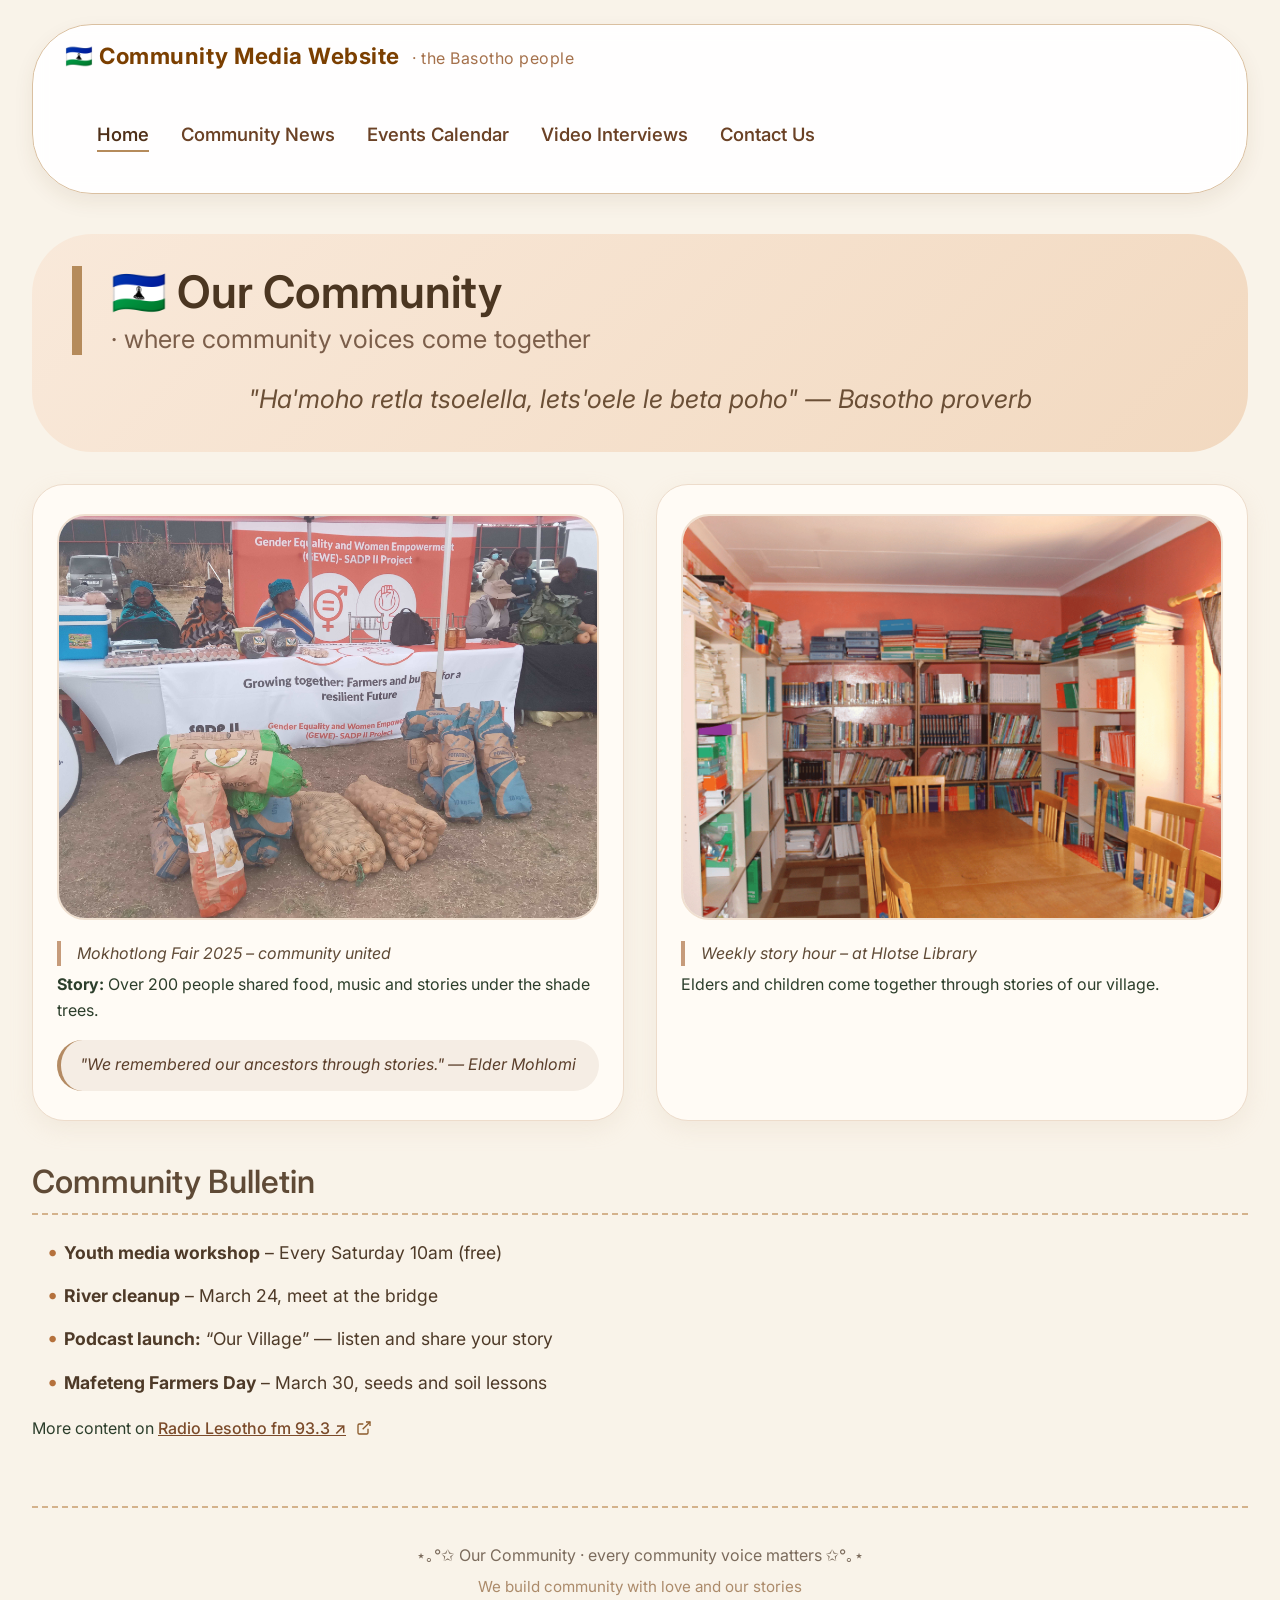
<file: index.html>
<!DOCTYPE html>
<html lang="en">
<head>
  <meta charset="UTF-8">
  <meta name="viewport" content="width=device-width, initial-scale=1.0">
  <title>🇱🇸 OUR COMMUNITY · Community Media Website</title>
  <link rel="stylesheet" href="style.css">
  <link href="https://fonts.googleapis.com/css2?family=Inter:wght@400;500;600&family=Plus+Jakarta+Sans:wght@400;500;600;700&display=swap" rel="stylesheet">
</head>
<body>
  <div class="page-wrapper">
    <nav>
      <div class="nav-brand">🇱🇸 Community Media Website<span class="sotho-tag"> · the Basotho people</span></div>
      <ul>
        <li><a href="index.html" class="active"> Home</a></li>
        <li><a href="news.html"> Community News</a></li>
        <li><a href="calendar.html"> Events Calendar</a></li>
        <li><a href="videos.html"> Video Interviews</a></li>
        <li><a href="contact.html"> Contact Us</a></li>
      </ul>
    </nav>

    <section id="home">
      <div class="hero-panel">
        <h1>🇱🇸 Our Community<span class="sotho-large"> · where community voices come together</span></h1>
        <p class="sotho-quote">"Ha'moho retla tsoelella, lets'oele le beta poho" — Basotho proverb</p>
      </div>

      <div class="grid-2col">
        <div class="card community-card">
          <img src="images/mokhotlong-fair.jpg" alt="Mokhotlong community gathering" loading="lazy">
          <div class="caption"> Mokhotlong Fair 2025 – community united</div>
          <p><strong>Story:</strong> Over 200 people shared food, music and stories under the shade trees.</p>
          <p class="sotho-voice">"We remembered our ancestors through stories." — Elder Mohlomi</p>
        </div>
        <div class="card community-card">
          <img src="images/leribe-library.png" alt="Leribe community library reading" loading="lazy">
          <div class="caption"> Weekly story hour – at Hlotse Library</div>
          <p>Elders and children come together through stories of our village.</p>
        </div>
      </div>

      <h2> Community Bulletin</h2>
      <ul class="sotho-list">
        <li><strong>Youth media workshop</strong> – Every Saturday 10am (free)</li>
        <li><strong>River cleanup</strong> – March 24, meet at the bridge</li>
        <li><strong>Podcast launch:</strong> “Our Village” — listen and share your story</li>
        <li><strong>Mafeteng Farmers Day</strong> – March 30, seeds and soil lessons</li>
      </ul>

      <p> More content on <a href="#" class="external" onclick="alert('Radio Lesotho (external link – mock)'); return false;">Radio Lesotho fm 93.3 ↗</a></p>
    </section>

    <footer>
      <p>⋆｡°✩ Our Community · every community voice matters ✩°｡⋆</p>
      <p class="sotho-footer">We build community with love and our stories</p>
    </footer>
  </div>
</body>
</html>
</file>
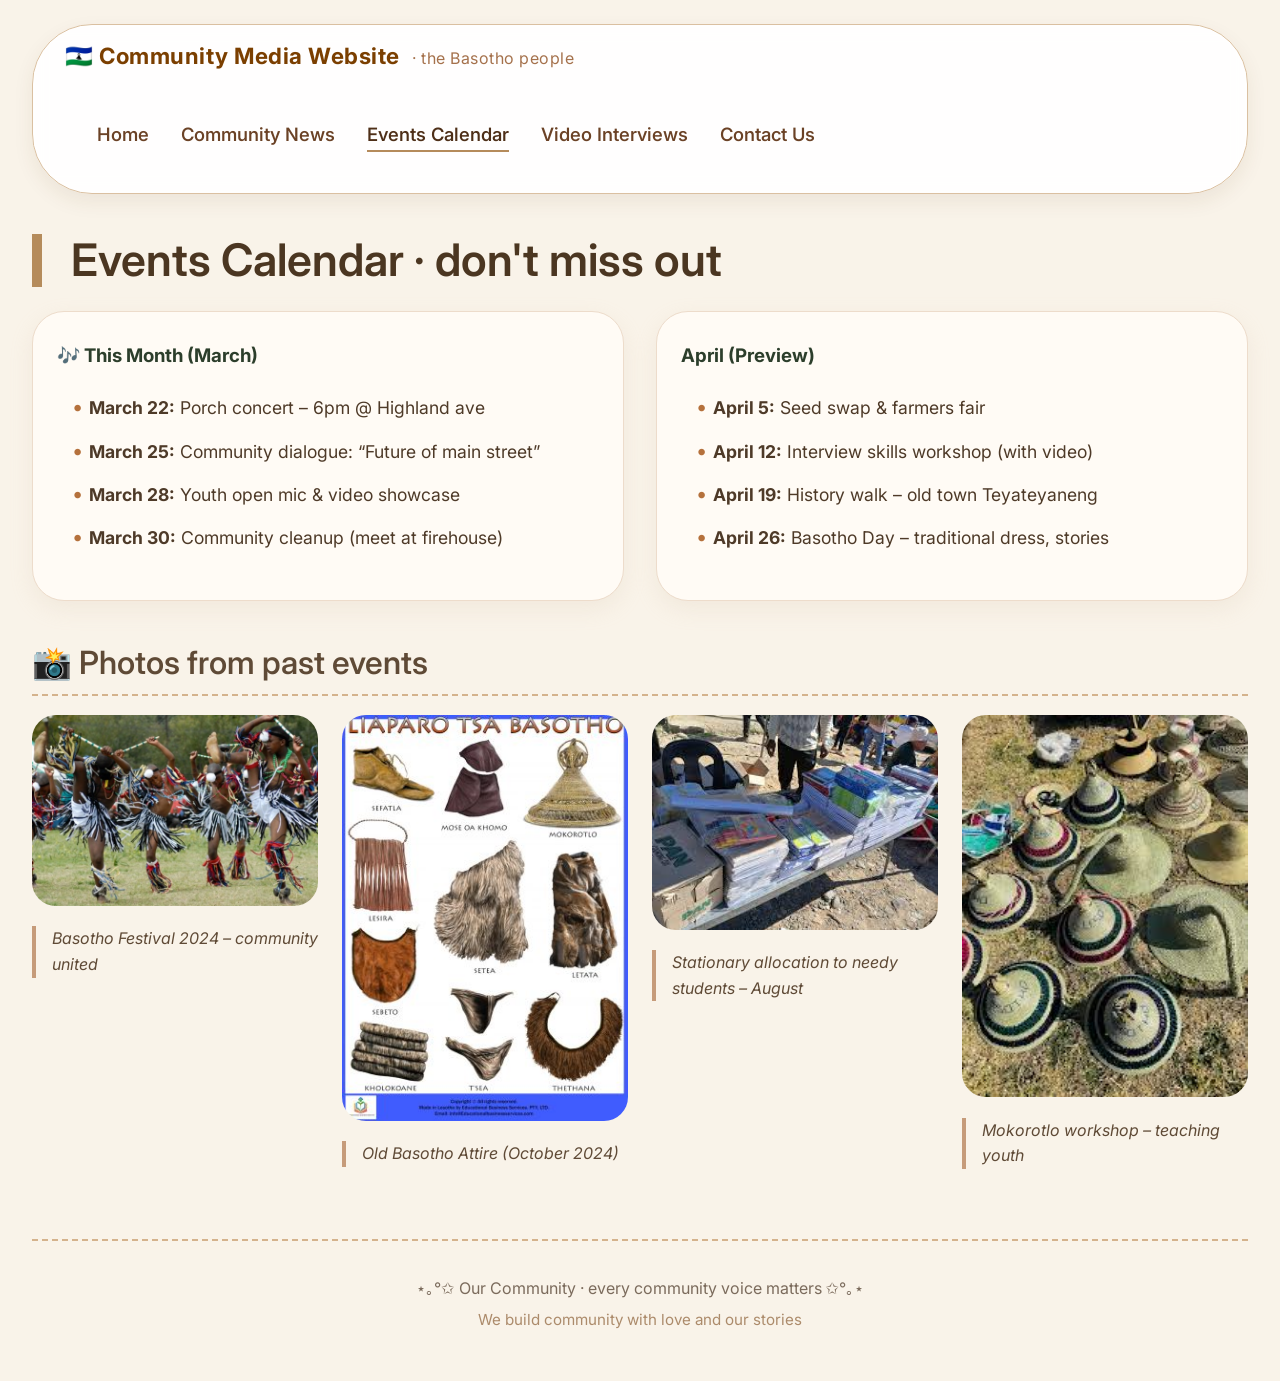
<file: calendar.html>
<!DOCTYPE html>
<html lang="en">
<head>
  <meta charset="UTF-8">
  <meta name="viewport" content="width=device-width, initial-scale=1.0">
  <title>🇱🇸 Events Calendar · Community Media Website</title>
  <link rel="stylesheet" href="style.css">
  <link href="https://fonts.googleapis.com/css2?family=Inter:wght@400;500;600&family=Plus+Jakarta+Sans:wght@400;500;600;700&display=swap" rel="stylesheet">
</head>
<body>
  <div class="page-wrapper">
    <nav>
      <div class="nav-brand">🇱🇸 Community Media Website<span class="sotho-tag"> · the Basotho people</span></div>
      <ul>
        <li><a href="index.html"> Home</a></li>
        <li><a href="news.html"> Community News</a></li>
        <li><a href="calendar.html" class="active"> Events Calendar</a></li>
        <li><a href="videos.html"> Video Interviews</a></li>
        <li><a href="contact.html"> Contact Us</a></li>
      </ul>
    </nav>

    <section id="calendar">
      <h1> Events Calendar · don't miss out</h1>
      
      <div class="grid-2col">
        <div class="card event-card">
          <h3>🎶 This Month (March)</h3>
          <ul class="sotho-list">
            <li><strong>March 22:</strong> Porch concert – 6pm @ Highland ave</li>
            <li><strong>March 25:</strong> Community dialogue: “Future of main street”</li>
            <li><strong>March 28:</strong> Youth open mic & video showcase</li>
            <li><strong>March 30:</strong> Community cleanup (meet at firehouse)</li>
          </ul>
        </div>
        <div class="card event-card">
          <h3> April (Preview)</h3>
          <ul class="sotho-list">
            <li><strong>April 5:</strong> Seed swap & farmers fair</li>
            <li><strong>April 12:</strong> Interview skills workshop (with video)</li>
            <li><strong>April 19:</strong> History walk – old town Teyateyaneng</li>
            <li><strong>April 26:</strong> Basotho Day – traditional dress, stories</li>
          </ul>
        </div>
      </div>

      <h2>📸 Photos from past events</h2>
      <div class="grid-3col">
        <figure>
          <img src="images/mokete-mohau.jpg" alt="Community celebration" style="width:100%; border-radius:24px;">
          <figcaption class="caption"> Basotho Festival 2024 – community united</figcaption>
        </figure>
        <figure>
          <img src="images/hallo-mohau.jpg" alt="Halloween celebration" style="width:100%; border-radius:24px;">
          <figcaption class="caption"> Old Basotho Attire  (October 2024)</figcaption>
        </figure>
        <figure>
          <img src="images/filimi-night.jpg" alt="Movie night" style="width:100%; border-radius:24px;">
          <figcaption class="caption"> Stationary allocation to needy students – August</figcaption>
        </figure>
        <figure>
          <img src="images/mokorotlo.jpg" alt="Traditional hat workshop" style="width:100%; border-radius:24px;">
          <figcaption class="caption"> Mokorotlo workshop – teaching youth</figcaption>
        </figure>
      </div>
    </section>

    <footer>
      <p>⋆｡°✩ Our Community · every community voice matters ✩°｡⋆</p>
      <p class="sotho-footer">We build community with love and our stories</p>
    </footer>
  </div>
</body>
</html>
</file>
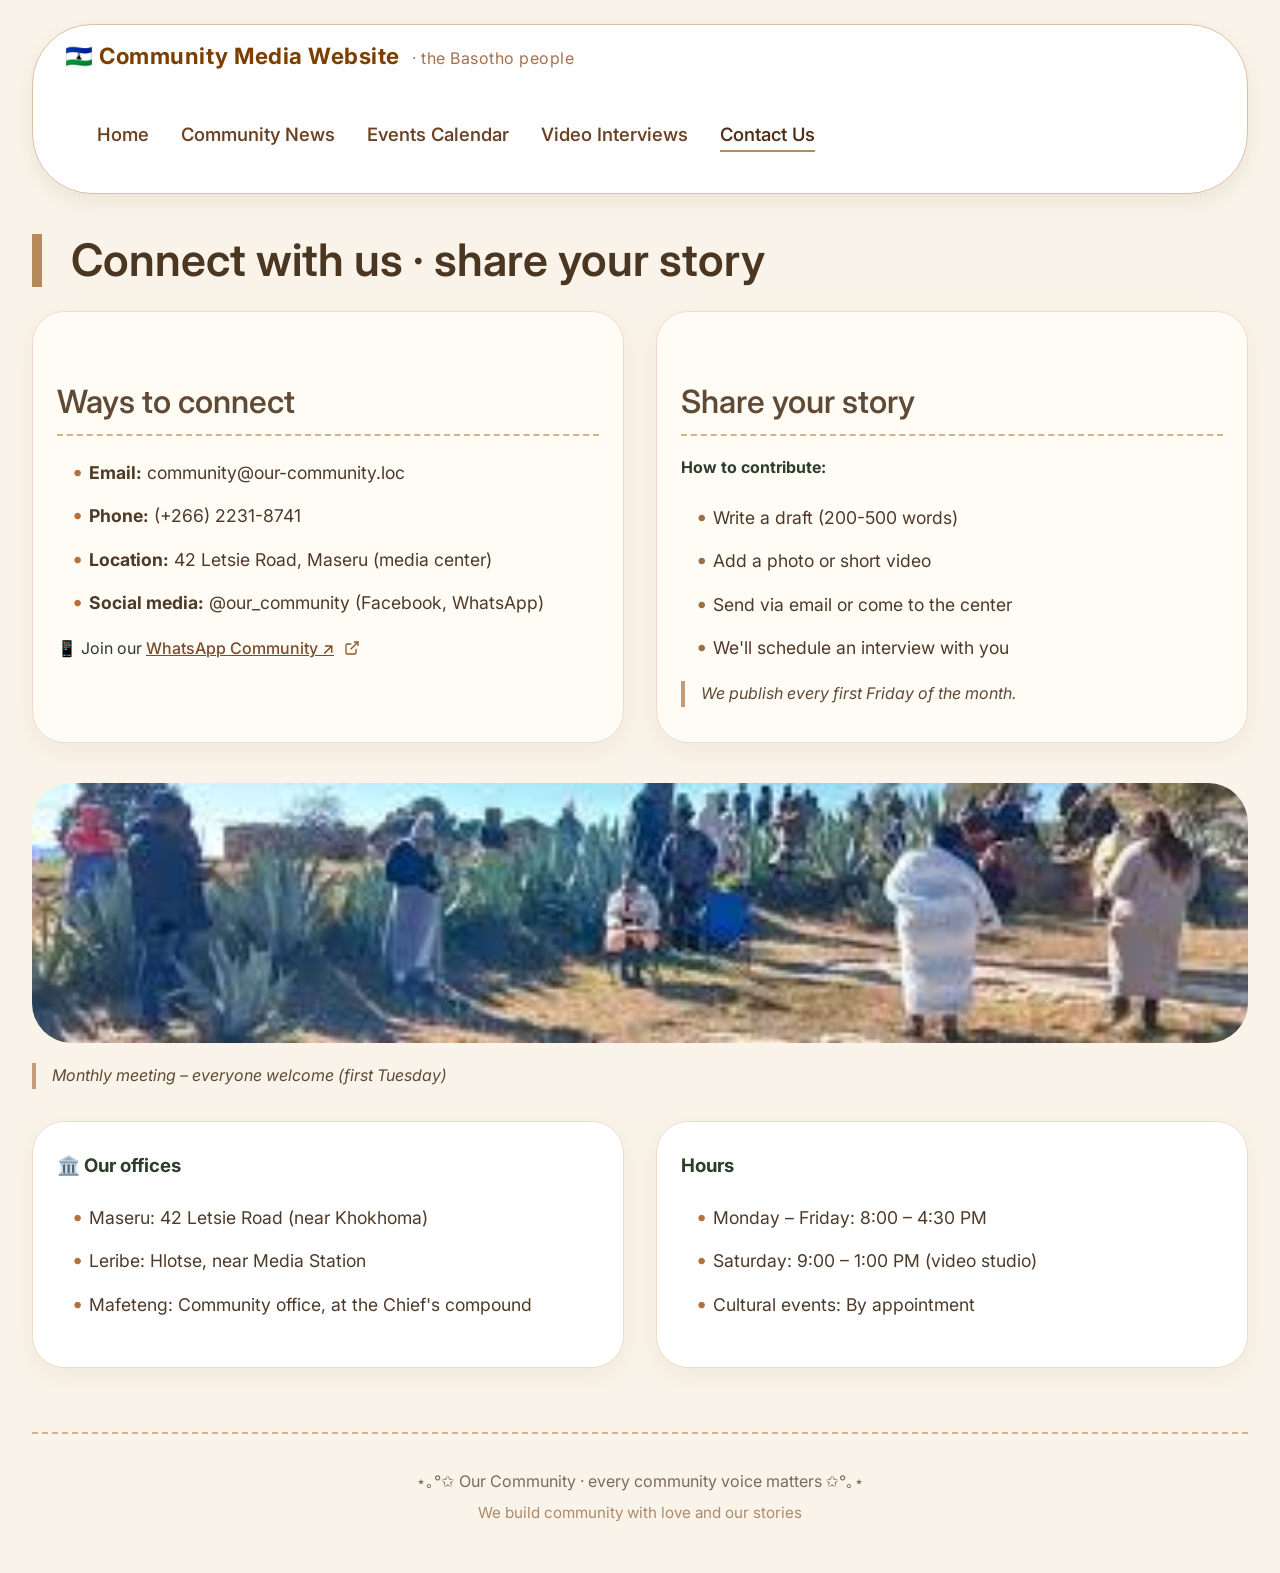
<file: contact.html>
<!DOCTYPE html>
<html lang="en">
<head>
  <meta charset="UTF-8">
  <meta name="viewport" content="width=device-width, initial-scale=1.0">
  <title>🇱🇸 Contact Us · Community Media Website</title>
  <link rel="stylesheet" href="style.css">
  <link href="https://fonts.googleapis.com/css2?family=Inter:wght@400;500;600&family=Plus+Jakarta+Sans:wght@400;500;600;700&display=swap" rel="stylesheet">
</head>
<body>
  <div class="page-wrapper">
    <nav>
      <div class="nav-brand">🇱🇸 Community Media Website<span class="sotho-tag"> · the Basotho people</span></div>
      <ul>
        <li><a href="index.html"> Home</a></li>
        <li><a href="news.html"> Community News</a></li>
        <li><a href="calendar.html"> Events Calendar</a></li>
        <li><a href="videos.html"> Video Interviews</a></li>
        <li><a href="contact.html" class="active"> Contact Us</a></li>
      </ul>
    </nav>

    <section id="contact">
      <h1> Connect with us · share your story</h1>
      
      <div class="grid-2col contact-grid">
        <!-- left column: contact info & list of ways to connect -->
        <div class="card contact-card">
          <h2> Ways to connect</h2>
          <ul class="sotho-list">
            <li><strong>Email:</strong> community@our-community.loc</li>
            <li><strong>Phone:</strong> (+266) 2231-8741</li>
            <li><strong>Location:</strong> 42 Letsie Road, Maseru (media center)</li>
            <li><strong>Social media:</strong> @our_community (Facebook, WhatsApp)</li>
          </ul>
          <!-- external link -->
          <p>📱 Join our <a href="#" class="external" onclick="alert('Our WhatsApp group (mock)'); return false;">WhatsApp Community ↗</a></p>
        </div>

        <div class="card contact-card">
          <h2> Share your story</h2>
          <p><strong>How to contribute:</strong></p>
          <ol class="sotho-list">
            <li>Write a draft (200-500 words)</li>
            <li>Add a photo or short video</li>
            <li>Send via email or come to the center</li>
            <li>We'll schedule an interview with you</li>
          </ol>
          <div class="caption">We publish every first Friday of the month.</div>
        </div>
      </div>

      <figure style="margin: 2.5rem 0 1rem;">
        <img src="images/kopano-setjhaba.jpg" alt="Community meeting Maseru" style="width:100%; border-radius: 40px; max-height: 260px; object-fit: cover;">
        <figcaption class="caption"> Monthly meeting – everyone welcome (first Tuesday)</figcaption>
      </figure>

      <div class="grid-2col" style="margin-top:2rem;">
        <div class="card">
          <h3>🏛️ Our offices</h3>
          <ul class="sotho-list">
            <li>Maseru: 42 Letsie Road (near Khokhoma)</li>
            <li>Leribe: Hlotse, near Media Station</li>
            <li>Mafeteng: Community office, at the Chief's compound</li>
          </ul>
        </div>
        <div class="card">
          <h3> Hours</h3>
          <ul class="sotho-list">
            <li>Monday – Friday: 8:00 – 4:30 PM</li>
            <li>Saturday: 9:00 – 1:00 PM (video studio)</li>
            <li>Cultural events: By appointment</li>
          </ul>
        </div>
      </div>
    </section>

    <footer>
      <p>⋆｡°✩ Our Community · every community voice matters ✩°｡⋆</p>
      <p class="sotho-footer">We build community with love and our stories</p>
    </footer>
  </div>
</body>
</html>
</file>
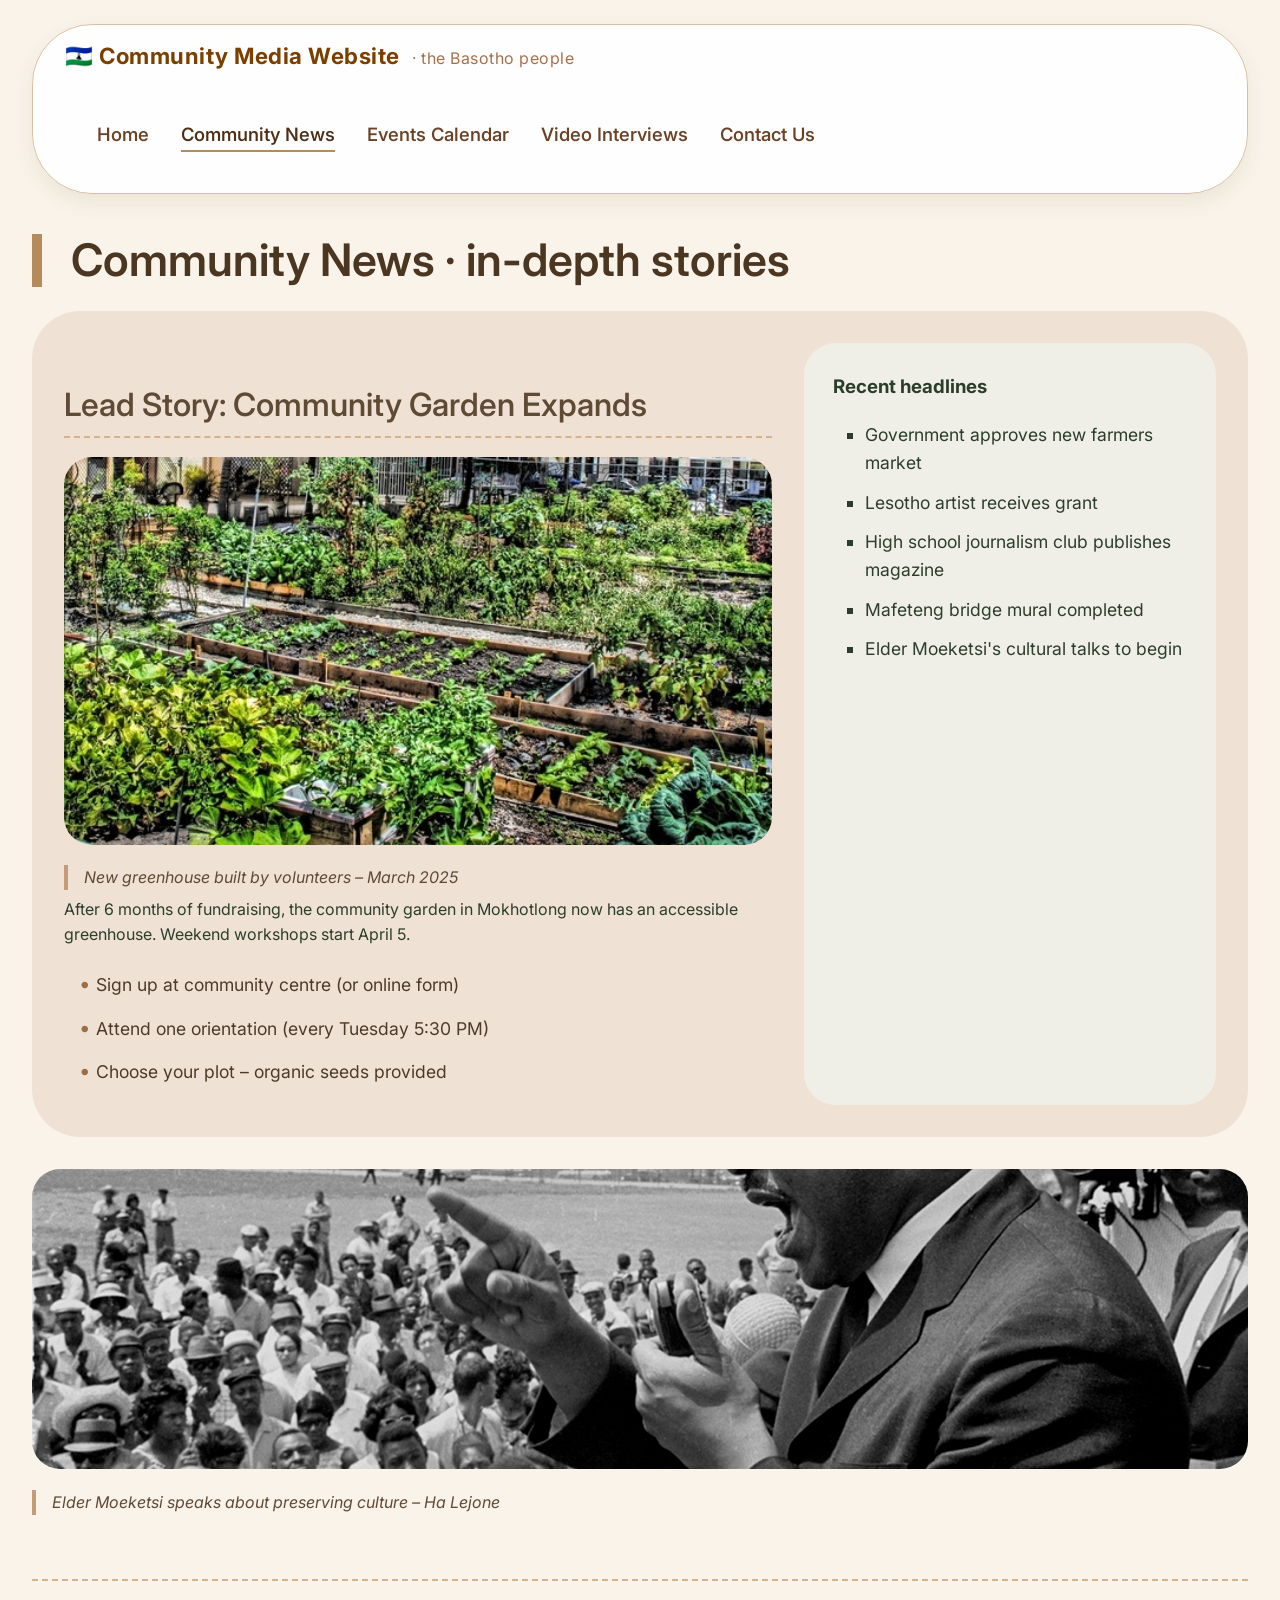
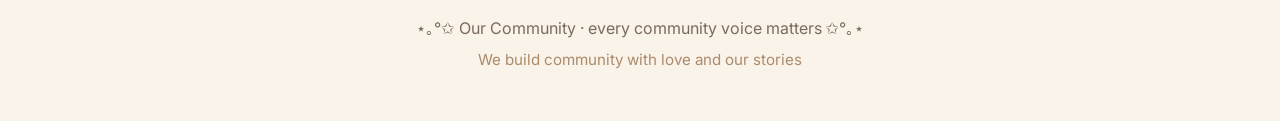
<file: news.html>
<!DOCTYPE html>
<html lang="en">
<head>
  <meta charset="UTF-8">
  <meta name="viewport" content="width=device-width, initial-scale=1.0">
  <title>🇱🇸 Community News · Community Media Website</title>
  <link rel="stylesheet" href="style.css">
  <link href="https://fonts.googleapis.com/css2?family=Inter:wght@400;500;600&family=Plus+Jakarta+Sans:wght@400;500;600;700&display=swap" rel="stylesheet">
</head>
<body>
  <div class="page-wrapper">
    <nav>
      <div class="nav-brand">🇱🇸 Community Media Website<span class="sotho-tag"> · the Basotho people</span></div>
      <ul>
        <li><a href="index.html"> Home</a></li>
        <li><a href="news.html" class="active"> Community News</a></li>
        <li><a href="calendar.html"> Events Calendar</a></li>
        <li><a href="videos.html"> Video Interviews</a></li>
        <li><a href="contact.html"> Contact Us</a></li>
      </ul>
    </nav>

    <section id="news">
      <h1> Community News · in-depth stories</h1>
      <div class="flex-event-row sotho-news-row">
        <article style="flex: 2; min-width: 280px;">
          <h2> Lead Story: Community Garden Expands</h2>
          <img src="images/serapa-mokhotlong.jpg" alt="Community garden Mokhotlong" style="width:100%; border-radius:28px;">
          <div class="caption">New greenhouse built by volunteers – March 2025</div>
          <p>After 6 months of fundraising, the community garden in Mokhotlong now has an accessible greenhouse. Weekend workshops start April 5.</p>
          <!-- ordered list: steps to join -->
          <ol class="sotho-list">
            <li>Sign up at community centre (or online form)</li>
            <li>Attend one orientation (every Tuesday 5:30 PM)</li>
            <li>Choose your plot – organic seeds provided</li>
          </ol>
        </article>
        <aside style="flex: 1; background: #f0efe7; border-radius: 32px; padding: 1.8rem;">
          <h3> Recent headlines</h3>
          <ul style="list-style-type: square;">
            <li>Government approves new farmers market</li>
            <li>Lesotho artist receives grant</li>
            <li>High school journalism club publishes magazine</li>
            <li>Mafeteng bridge mural completed</li>
            <li>Elder Moeketsi's cultural talks to begin</li>
          </ul>
        </aside>
      </div>
      <div style="margin-top:2rem;">
        <img src="images/morea-moeketsi.jpg" alt="Elder Moeketsi speaking to community" style="width:100%; border-radius:28px; max-height:300px; object-fit:cover;">
        <div class="caption">Elder Moeketsi speaks about preserving culture – Ha Lejone</div>
      </div>
    </section>

    <footer>
      <p>⋆｡°✩ Our Community · every community voice matters ✩°｡⋆</p>
      <p class="sotho-footer">We build community with love and our stories</p>
    </footer>
  </div>
</body>
</html>
</file>
<file: style.css>
/* === style.css — external stylesheet for Our Community (Lesotho community, English version) === */
* {
  margin: 0;
  padding: 0;
  box-sizing: border-box;
  font-family: 'Inter', 'Plus Jakarta Sans', system-ui, -apple-system, sans-serif;
}

body {
  background: #f9f3e9;  /* warm earth tone */
  color: #2c3e2b;
  line-height: 1.6;
  display: flex;
  flex-direction: column;
  min-height: 100vh;
}

/* consistent layout container */
.page-wrapper {
  max-width: 1400px;
  margin: 0 auto;
  padding: 1.5rem 2rem;
  flex: 1;
  width: 100%;
}

/* navigation — with Basotho branding (English) */
nav {
  background: #ffffffec;
  backdrop-filter: blur(8px);
  border-radius: 60px;
  padding: 0.8rem 2rem;
  margin-bottom: 2.5rem;
  box-shadow: 0 8px 20px rgba(95, 67, 23, 0.08);
  border: 1px solid #dac0a1;
  display: flex;
  flex-wrap: wrap;
  align-items: center;
  justify-content: space-between;
  gap: 1rem;
}

.nav-brand {
  font-weight: 700;
  font-size: 1.4rem;
  color: #7b3f00;
  letter-spacing: 0.5px;
}

.sotho-tag {
  font-size: 1rem;
  font-weight: 400;
  color: #a5714c;
  margin-left: 0.5rem;
}

nav ul {
  display: flex;
  flex-wrap: wrap;
  justify-content: center;
  gap: 1.5rem 2rem;
  list-style: none;
}

nav a {
  text-decoration: none;
  font-weight: 550;
  color: #6b4226;
  font-size: 1.15rem;
  padding: 0.3rem 0;
  border-bottom: 2px solid transparent;
  transition: 0.2s;
}

nav a:hover, nav a.active {
  border-bottom-color: #b58b5b;
  color: #4e2f18;
}

/* headings with Lesotho flavour (English) */
h1 {
  font-size: 2.8rem;
  font-weight: 600;
  color: #4b3621;
  margin-bottom: 1.5rem;
  border-left: 10px solid #b58b5b;
  padding-left: 1.8rem;
  line-height: 1.2;
}

.sotho-large {
  display: block;
  font-size: 1.6rem;
  font-weight: 400;
  color: #7b5e4a;
  margin-top: 0.3rem;
}

h2 {
  font-size: 2rem;
  font-weight: 550;
  margin: 2.2rem 0 1.2rem;
  color: #5f4a36;
  display: flex;
  align-items: center;
  gap: 0.6rem;
  border-bottom: 2px dashed #d4b28c;
  padding-bottom: 0.4rem;
}

/* hero */
.hero-panel {
  background: linear-gradient(135deg, #f9e9da, #f2d9c0);
  border-radius: 60px;
  padding: 2rem 2.5rem;
  margin-bottom: 2rem;
}

.sotho-quote {
  font-size: 1.6rem;
  font-style: italic;
  color: #6b4f36;
  margin: 1rem 0 0;
  text-align: center;
  font-weight: 400;
}

/* grids */
.grid-2col {
  display: grid;
  grid-template-columns: repeat(auto-fit, minmax(300px, 1fr));
  gap: 2rem;
}

.grid-3col {
  display: grid;
  grid-template-columns: repeat(auto-fill, minmax(260px, 1fr));
  gap: 2rem 1.5rem;
}

.flex-event-row {
  display: flex;
  flex-wrap: wrap;
  gap: 2rem;
  background: #efe2d4;
  padding: 2rem;
  border-radius: 48px;
}

/* cards with community theme */
.card {
  background: #fffffffa;
  border-radius: 32px;
  padding: 1.8rem 1.5rem;
  box-shadow: 0 8px 22px #d9c2ac33;
  border: 1px solid #eddccb;
  transition: all 0.2s;
}

.community-card, .event-card, .contact-card, .video-card {
  background: #fffbf5;
}

.card img {
  width: 100%;
  height: auto;
  aspect-ratio: 4/3;
  object-fit: cover;
  border-radius: 28px;
  background: #d9c2ac;
  border: 2px solid #f0e0d0;
}

.caption {
  font-size: 1rem;
  color: #5f4a36;
  margin: 0.8rem 0 0.4rem;
  font-style: italic;
  border-left: 4px solid #c69b7a;
  padding-left: 1rem;
}

/* video wrapper */
.video-wrapper {
  position: relative;
  width: 100%;
  border-radius: 36px;
  overflow: hidden;
  box-shadow: 0 20px 30px -10px #ac8e74;
  background: #2e241e;
  border: 3px solid #e7cfb5;
}

.video-wrapper video {
  display: block;
  width: 100%;
  height: auto;
  aspect-ratio: 16 / 9;
  object-fit: cover;
  background: #2b1f18;
}

/* voice styling (translated) */
.sotho-voice {
  font-style: italic;
  background: #f5ede4;
  padding: 0.8rem 1.2rem;
  border-radius: 50px;
  color: #5b3f2b;
  margin-top: 1rem;
  border-left: 4px solid #b48b63;
}

/* lists with custom markers */
ul, ol {
  padding-left: 2rem;
  margin: 1.2rem 0;
}

li {
  margin: 0.7rem 0;
  font-size: 1.1rem;
}

.sotho-list li {
  list-style-type: "• ";
  color: #4e3a28;
}

.sotho-list li::marker {
  color: #b5713c;
  font-size: 1.3rem;
}

ol.sotho-list li::marker {
  font-weight: 700;
  color: #9b6e45;
}

/* external links */
a.external {
  background: url('data:image/svg+xml;utf8,<svg xmlns="http://www.w3.org/2000/svg" width="16" height="16" viewBox="0 0 24 24" fill="none" stroke="%238b5a2b" stroke-width="2"><path d="M18 13v6a2 2 0 0 1-2 2H5a2 2 0 0 1-2-2V8a2 2 0 0 1 2-2h6"/><polyline points="15 3 21 3 21 9"/><line x1="10" y1="14" x2="21" y2="3"/></svg>') no-repeat right center;
  background-size: 1rem;
  padding-right: 1.6rem;
  color: #7b4b2a;
  font-weight: 500;
}

footer {
  margin-top: 4rem;
  text-align: center;
  color: #7b6b5c;
  border-top: 2px dashed #d4b28c;
  padding: 2.2rem 0.5rem 1.5rem;
  font-size: 1rem;
}

.sotho-footer {
  font-size: 0.95rem;
  color: #ac8b6b;
  margin-top: 0.4rem;
}

/* responsiveness */
@media (max-width: 720px) {
  .page-wrapper { padding: 1rem; }
  h1 { font-size: 2rem; }
  .sotho-large { font-size: 1.2rem; }
  nav { flex-direction: column; text-align: center; }
  nav ul { gap: 0.8rem; }
  .hero-panel { padding: 1.5rem; }
  .sotho-quote { font-size: 1.2rem; }
}

@media (max-width: 480px) {
  .grid-2col, .grid-3col { gap: 1.2rem; }
}
</file>
